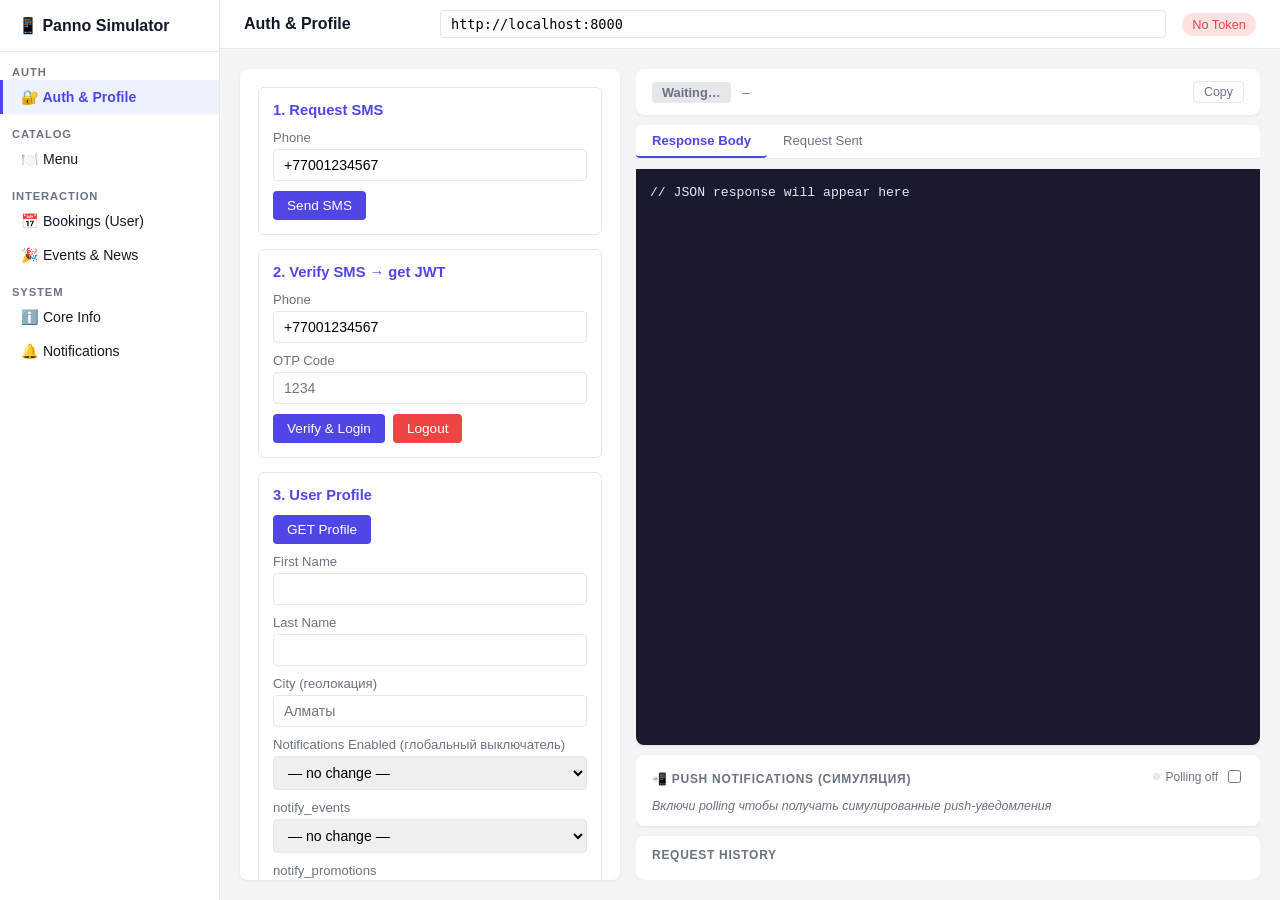
<file: backend/flutter_simulator.html>
<!DOCTYPE html>
<html lang="ru">
<head>
  <meta charset="UTF-8">
  <meta name="viewport" content="width=device-width, initial-scale=1.0">
  <title>Panno API Simulator</title>
  <style>
    :root {
      --primary: #4F46E5;
      --primary-hover: #4338CA;
      --bg: #F3F4F6;
      --surface: #FFFFFF;
      --text: #111827;
      --text-light: #6B7280;
      --border: #E5E7EB;
      --success: #10B981;
      --warning: #F59E0B;
      --error: #EF4444;
    }
    * { box-sizing: border-box; }
    body {
      font-family: -apple-system, BlinkMacSystemFont, "Segoe UI", Roboto, sans-serif;
      margin: 0; padding: 0;
      background: var(--bg);
      color: var(--text);
      display: flex;
      height: 100vh;
      overflow: hidden;
    }

    /* ---- Sidebar ---- */
    .sidebar {
      width: 220px;
      min-width: 220px;
      background: var(--surface);
      border-right: 1px solid var(--border);
      display: flex;
      flex-direction: column;
      overflow-y: auto;
    }
    .sidebar-title {
      padding: 16px 18px;
      font-weight: 700;
      font-size: 1rem;
      border-bottom: 1px solid var(--border);
    }
    .nav-section {
      padding: 8px 12px 2px;
      font-size: 0.7rem;
      font-weight: 700;
      letter-spacing: 0.08em;
      text-transform: uppercase;
      color: var(--text-light);
      margin-top: 6px;
    }
    .nav-item {
      padding: 9px 18px;
      cursor: pointer;
      font-size: 0.88rem;
      transition: background 0.15s;
      border-left: 3px solid transparent;
    }
    .nav-item:hover { background: var(--bg); }
    .nav-item.active {
      background: #EEF2FF;
      color: var(--primary);
      font-weight: 600;
      border-left-color: var(--primary);
    }

    /* ---- Main layout ---- */
    .main-content {
      flex: 1;
      display: flex;
      flex-direction: column;
      overflow: hidden;
    }
    .content-header {
      background: var(--surface);
      padding: 10px 24px;
      border-bottom: 1px solid var(--border);
      display: flex;
      align-items: center;
      gap: 16px;
      flex-shrink: 0;
    }
    .content-header h2 { margin: 0; font-size: 1rem; min-width: 180px; }

    .base-url-input {
      flex: 1;
      padding: 5px 10px;
      border: 1px solid var(--border);
      border-radius: 4px;
      font-size: 0.85rem;
      font-family: monospace;
    }
    .token-pill {
      font-size: 0.8rem;
      padding: 4px 10px;
      border-radius: 20px;
      white-space: nowrap;
      background: #FEE2E2;
      color: var(--error);
    }
    .token-pill.has-token { background: #D1FAE5; color: #065F46; }

    /* ---- Workspace ---- */
    .workspace {
      flex: 1;
      display: flex;
      overflow: hidden;
      padding: 20px;
      gap: 16px;
    }
    .form-panel {
      width: 380px;
      min-width: 300px;
      background: var(--surface);
      border-radius: 8px;
      padding: 18px;
      overflow-y: auto;
      box-shadow: 0 1px 3px rgba(0,0,0,0.08);
    }
    .response-panel {
      flex: 1;
      display: flex;
      flex-direction: column;
      gap: 10px;
      overflow: hidden;
    }

    /* ---- Sections / Forms ---- */
    .tab-content { display: none; }
    .tab-content.active { display: block; }
    .section {
      border: 1px solid var(--border);
      border-radius: 6px;
      padding: 14px;
      margin-bottom: 14px;
    }
    .section h3 {
      margin: 0 0 12px;
      font-size: 0.92rem;
      color: var(--primary);
      display: flex;
      align-items: center;
      gap: 6px;
    }
    .form-group { margin-bottom: 10px; }
    label {
      display: block;
      margin-bottom: 4px;
      font-weight: 500;
      font-size: 0.82rem;
      color: var(--text-light);
    }
    input[type="text"], input[type="date"], input[type="time"],
    input[type="number"], select, textarea {
      width: 100%;
      padding: 7px 10px;
      border: 1px solid var(--border);
      border-radius: 4px;
      font-family: inherit;
      font-size: 0.88rem;
    }
    textarea { resize: vertical; }
    .btn-row { display: flex; gap: 8px; flex-wrap: wrap; margin-top: 4px; }
    button {
      background: var(--primary);
      color: white;
      border: none;
      padding: 7px 14px;
      border-radius: 4px;
      cursor: pointer;
      font-weight: 500;
      font-size: 0.85rem;
      transition: background 0.15s;
    }
    button:hover { background: var(--primary-hover); }
    button.btn-danger { background: var(--error); }
    button.btn-danger:hover { background: #DC2626; }
    button.btn-secondary { background: var(--text-light); }
    button.btn-secondary:hover { background: #4B5563; }
    button.btn-warning { background: var(--warning); }
    button.btn-warning:hover { background: #D97706; }

    /* ---- Response area ---- */
    .response-meta {
      background: var(--surface);
      border-radius: 8px;
      padding: 12px 16px;
      box-shadow: 0 1px 3px rgba(0,0,0,0.08);
      display: flex;
      align-items: center;
      gap: 12px;
      flex-shrink: 0;
      flex-wrap: wrap;
    }
    .status-badge {
      padding: 3px 10px;
      border-radius: 4px;
      font-size: 0.8rem;
      font-weight: 700;
      background: var(--border);
      color: var(--text-light);
    }
    .status-badge.s2xx { background: var(--success); color: white; }
    .status-badge.s4xx { background: var(--warning); color: white; }
    .status-badge.s5xx { background: var(--error); color: white; }
    .response-url {
      font-size: 0.78rem;
      color: var(--text-light);
      font-family: monospace;
      word-break: break-all;
      flex: 1;
    }
    .copy-btn {
      background: transparent;
      color: var(--text-light);
      border: 1px solid var(--border);
      padding: 3px 10px;
      font-size: 0.78rem;
    }
    .copy-btn:hover { background: var(--bg); }

    .response-tabs {
      display: flex;
      gap: 0;
      border-bottom: 1px solid var(--border);
      background: var(--surface);
      border-radius: 8px 8px 0 0;
      overflow: hidden;
      flex-shrink: 0;
    }
    .resp-tab {
      padding: 8px 16px;
      cursor: pointer;
      font-size: 0.82rem;
      border-bottom: 2px solid transparent;
      background: none;
      color: var(--text-light);
    }
    .resp-tab:hover { background: var(--bg); }
    .resp-tab.active {
      color: var(--primary);
      border-bottom-color: var(--primary);
      font-weight: 600;
      background: var(--surface);
    }

    .response-body-wrap {
      flex: 1;
      background: var(--surface);
      border-radius: 0 0 8px 8px;
      overflow: hidden;
      box-shadow: 0 1px 3px rgba(0,0,0,0.08);
    }
    .response-box {
      background: #1A1A2E;
      color: #E2E8F0;
      padding: 14px;
      font-family: 'Menlo', 'Monaco', 'Courier New', monospace;
      white-space: pre-wrap;
      word-break: break-all;
      height: 100%;
      overflow-y: auto;
      font-size: 0.82rem;
      line-height: 1.5;
      margin: 0;
    }
    .json-key { color: #93C5FD; }
    .json-string { color: #86EFAC; }
    .json-number { color: #FCD34D; }
    .json-bool { color: #F9A8D4; }
    .json-null { color: #94A3B8; }

    /* ---- History panel ---- */
    .history-panel {
      background: var(--surface);
      border-radius: 8px;
      padding: 12px 16px;
      box-shadow: 0 1px 3px rgba(0,0,0,0.08);
      flex-shrink: 0;
      max-height: 130px;
      overflow-y: auto;
    }
    .history-title {
      font-size: 0.75rem;
      font-weight: 700;
      color: var(--text-light);
      text-transform: uppercase;
      letter-spacing: 0.06em;
      margin-bottom: 6px;
    }
    .history-item {
      display: flex;
      align-items: center;
      gap: 8px;
      padding: 3px 0;
      font-size: 0.78rem;
      cursor: pointer;
      border-radius: 3px;
    }
    .history-item:hover { background: var(--bg); }
    .hist-method {
      font-weight: 700;
      font-size: 0.7rem;
      padding: 1px 5px;
      border-radius: 3px;
      background: var(--primary);
      color: white;
      min-width: 40px;
      text-align: center;
    }
    .hist-method.GET { background: #0EA5E9; }
    .hist-method.POST { background: #10B981; }
    .hist-method.PATCH { background: #F59E0B; }
    .hist-method.PUT { background: #8B5CF6; }
    .hist-method.DELETE { background: #EF4444; }
    .hist-status { font-weight: 700; color: var(--text-light); font-size: 0.75rem; }
    .hist-status.ok { color: var(--success); }
    .hist-status.err { color: var(--error); }
    .hist-url { color: var(--text-light); font-family: monospace; flex: 1; white-space: nowrap; overflow: hidden; text-overflow: ellipsis; }
    .hist-time { color: var(--text-light); font-size: 0.7rem; }

    /* ---- Push notification toasts ---- */
    #toast-container {
      position: fixed;
      top: 16px;
      right: 16px;
      z-index: 9999;
      display: flex;
      flex-direction: column;
      gap: 10px;
      pointer-events: none;
    }
    .toast {
      background: #1E1B4B;
      color: #E0E7FF;
      border-radius: 12px;
      padding: 14px 16px;
      min-width: 300px;
      max-width: 360px;
      box-shadow: 0 8px 24px rgba(0,0,0,0.3);
      display: flex;
      gap: 12px;
      align-items: flex-start;
      pointer-events: all;
      animation: slideIn 0.3s ease;
      border-left: 4px solid var(--primary);
    }
    .toast.booking   { border-left-color: #4F46E5; }
    .toast.event     { border-left-color: #10B981; }
    .toast.marketing { border-left-color: #F59E0B; }
    @keyframes slideIn {
      from { transform: translateX(120%); opacity: 0; }
      to   { transform: translateX(0);    opacity: 1; }
    }
    @keyframes fadeOut {
      from { opacity: 1; }
      to   { opacity: 0; transform: translateY(-8px); }
    }
    .toast-icon { font-size: 1.4rem; line-height: 1; flex-shrink: 0; }
    .toast-content { flex: 1; }
    .toast-app   { font-size: 0.68rem; font-weight: 700; letter-spacing: 0.08em; text-transform: uppercase; color: #818CF8; margin-bottom: 3px; }
    .toast-title { font-weight: 700; font-size: 0.88rem; margin-bottom: 2px; }
    .toast-body  { font-size: 0.8rem; color: #A5B4FC; }
    .toast-time  { font-size: 0.68rem; color: #6366F1; margin-top: 4px; }
    .toast-close {
      background: none; border: none; color: #6366F1; font-size: 1rem; cursor: pointer; padding: 0; line-height: 1; flex-shrink: 0;
    }
    .toast-close:hover { color: #E0E7FF; }

    /* ---- Push log panel ---- */
    .push-log-panel {
      background: var(--surface);
      border-radius: 8px;
      padding: 12px 16px;
      box-shadow: 0 1px 3px rgba(0,0,0,0.08);
      flex-shrink: 0;
      max-height: 120px;
      overflow-y: auto;
    }
    .push-log-header {
      display: flex;
      justify-content: space-between;
      align-items: center;
      margin-bottom: 6px;
    }
    .push-log-title {
      font-size: 0.75rem;
      font-weight: 700;
      color: var(--text-light);
      text-transform: uppercase;
      letter-spacing: 0.06em;
    }
    .poll-toggle {
      display: flex;
      align-items: center;
      gap: 6px;
      font-size: 0.75rem;
      color: var(--text-light);
    }
    .poll-dot {
      width: 7px; height: 7px;
      border-radius: 50%;
      background: var(--border);
      transition: background 0.3s;
    }
    .poll-dot.active { background: var(--success); animation: pulse 1.5s infinite; }
    @keyframes pulse {
      0%, 100% { opacity: 1; }
      50% { opacity: 0.4; }
    }
    .push-log-item {
      display: flex;
      align-items: baseline;
      gap: 8px;
      font-size: 0.78rem;
      padding: 2px 0;
      border-bottom: 1px dashed var(--border);
    }
    .push-log-item:last-child { border-bottom: none; }
    .push-log-badge {
      font-size: 0.68rem;
      font-weight: 700;
      padding: 1px 5px;
      border-radius: 3px;
      flex-shrink: 0;
    }
    .push-log-badge.booking   { background: #EEF2FF; color: #4F46E5; }
    .push-log-badge.event     { background: #D1FAE5; color: #065F46; }
    .push-log-badge.marketing { background: #FEF3C7; color: #92400E; }
    .push-log-text { flex: 1; color: var(--text); }
    .push-log-time { color: var(--text-light); font-size: 0.7rem; flex-shrink: 0; }
    .push-log-empty { font-size: 0.78rem; color: var(--text-light); font-style: italic; }
  </style>
</head>
<body>

<div id="toast-container"></div>

<div class="sidebar">
  <div class="sidebar-title">📱 Panno Simulator</div>

  <div class="nav-section">Auth</div>
  <div class="nav-item active" onclick="switchTab('auth', this)">🔐 Auth &amp; Profile</div>

  <div class="nav-section">Catalog</div>
  <div class="nav-item" onclick="switchTab('menu', this)">🍽️ Menu</div>

  <div class="nav-section">Interaction</div>
  <div class="nav-item" onclick="switchTab('bookings', this)">📅 Bookings (User)</div>
  <div class="nav-item" onclick="switchTab('events', this)">🎉 Events &amp; News</div>

  <div class="nav-section">System</div>
  <div class="nav-item" onclick="switchTab('core', this)">ℹ️ Core Info</div>
  <div class="nav-item" onclick="switchTab('notifications', this)">🔔 Notifications</div>
</div>

<div class="main-content">
  <div class="content-header">
    <h2 id="current-tab-title">Auth &amp; Profile</h2>
    <input class="base-url-input" id="base-url" value="http://localhost:8000" placeholder="http://localhost:8000">
    <div id="token-status" class="token-pill">No Token</div>
  </div>

  <div class="workspace">
    <!-- ======== FORM PANEL ======== -->
    <div class="form-panel">

      <!-- AUTH TAB -->
      <div id="tab-auth" class="tab-content active">
        <div class="section">
          <h3>1. Request SMS</h3>
          <div class="form-group">
            <label>Phone</label>
            <input type="text" id="req-phone" value="+77001234567">
          </div>
          <button onclick="requestSms()">Send SMS</button>
        </div>

        <div class="section">
          <h3>2. Verify SMS → get JWT</h3>
          <div class="form-group">
            <label>Phone</label>
            <input type="text" id="ver-phone" value="+77001234567">
          </div>
          <div class="form-group">
            <label>OTP Code</label>
            <input type="text" id="ver-otp" placeholder="1234">
          </div>
          <div class="btn-row">
            <button onclick="verifySms()">Verify &amp; Login</button>
            <button class="btn-danger" onclick="logout()">Logout</button>
          </div>
          <div id="token-display" style="margin-top:10px;font-size:0.75rem;color:var(--text-light);word-break:break-all;display:none;">
            <b>Access:</b> <span id="access-display"></span><br>
            <b>Refresh:</b> <span id="refresh-display"></span>
          </div>
        </div>

        <div class="section">
          <h3>3. User Profile</h3>
          <div class="btn-row" style="margin-bottom:10px;">
            <button onclick="getProfile()">GET Profile</button>
          </div>
          <div class="form-group">
            <label>First Name</label>
            <input type="text" id="prof-fname">
          </div>
          <div class="form-group">
            <label>Last Name</label>
            <input type="text" id="prof-lname">
          </div>
          <div class="form-group">
            <label>City (геолокация)</label>
            <input type="text" id="prof-city" placeholder="Алматы">
          </div>
          <div class="form-group">
            <label>Notifications Enabled (глобальный выключатель)</label>
            <select id="prof-notif">
              <option value="">— no change —</option>
              <option value="true">true</option>
              <option value="false">false</option>
            </select>
          </div>
          <div class="form-group">
            <label>notify_events</label>
            <select id="prof-notify-events">
              <option value="">— no change —</option>
              <option value="true">true</option>
              <option value="false">false</option>
            </select>
          </div>
          <div class="form-group">
            <label>notify_promotions</label>
            <select id="prof-notify-promotions">
              <option value="">— no change —</option>
              <option value="true">true</option>
              <option value="false">false</option>
            </select>
          </div>
          <div class="form-group">
            <label>notify_closed_events</label>
            <select id="prof-notify-closed-events">
              <option value="">— no change —</option>
              <option value="true">true</option>
              <option value="false">false</option>
            </select>
          </div>
          <button onclick="updateProfile()">PATCH Profile</button>
        </div>
      </div>

      <!-- MENU TAB -->
      <div id="tab-menu" class="tab-content">
        <div class="section">
          <h3>Categories</h3>
          <button onclick="apiCall('GET', '/api/v1/menu/categories/')">GET /menu/categories/</button>
        </div>

        <div class="section">
          <h3>Dishes</h3>
          <div class="form-group">
            <label>category_id (optional)</label>
            <input type="number" id="dish-cat" placeholder="e.g. 1">
          </div>
          <div class="form-group">
            <label>tag_ids (optional, через запятую)</label>
            <input type="text" id="dish-tag" placeholder="e.g. 1,2,3">
          </div>
          <div class="form-group">
            <label>search (optional)</label>
            <input type="text" id="dish-search" placeholder="e.g. салат">
          </div>
          <div class="form-group">
            <label>page</label>
            <input type="number" id="dish-page" value="1">
          </div>
          <div class="form-group">
            <label>page_size (default 5, max 20)</label>
            <input type="number" id="dish-page-size" value="5">
          </div>
          <button onclick="getDishes()">GET /menu/dishes/</button>
        </div>
      </div>

      <!-- BOOKINGS (USER) TAB -->
      <div id="tab-bookings" class="tab-content">
        <div class="section">
          <h3>My Bookings</h3>
          <div class="form-group">
            <label>page</label>
            <input type="number" id="my-book-page" value="1">
          </div>
          <button onclick="getMyBookings()">GET /bookings/</button>
        </div>

        <div class="section">
          <h3>Create Booking</h3>
          <div class="form-group">
            <label>Guest Name</label>
            <input type="text" id="book-name" value="Test User">
          </div>
          <div class="form-group">
            <label>Phone (optional)</label>
            <input type="text" id="book-phone" placeholder="+77001234567">
          </div>
          <div class="form-group">
            <label>Date</label>
            <input type="date" id="book-date">
          </div>
          <div class="form-group">
            <label>Time</label>
            <input type="time" id="book-time" value="19:30">
          </div>
          <div class="form-group">
            <label>Guests Count (1–50)</label>
            <input type="number" id="book-guests" value="2" min="1" max="50">
          </div>
          <div class="form-group">
            <label>Zone</label>
            <select id="book-zone">
              <option value="">No preference</option>
              <option value="main">Main Hall</option>
              <option value="terrace">Terrace</option>
              <option value="private">Private</option>
            </select>
          </div>
          <div class="form-group">
            <label>Comment (optional)</label>
            <textarea id="book-comment" rows="2" placeholder="Special requests..."></textarea>
          </div>
          <div class="form-group">
            <label style="display:flex;justify-content:space-between;align-items:center;">
              <span>Idempotency-Key <span style="font-weight:400;color:var(--text-light)">(фиксированный — для теста)</span></span>
              <button class="btn-warning" style="padding:2px 8px;font-size:0.75rem;" onclick="regenerateBookingKey()">New Key</button>
            </label>
            <input type="text" id="book-idem-key" readonly style="font-family:monospace;font-size:0.75rem;background:#F9FAFB;color:var(--text-light);">
          </div>
          <button onclick="createBooking()">POST /bookings/</button>
        </div>
      </div>

      <!-- EVENTS TAB -->
      <div id="tab-events" class="tab-content">
        <div class="section">
          <h3>Event Lists</h3>
          <div class="form-group">
            <label>page</label>
            <input type="number" id="evt-page" value="1">
          </div>
          <div class="btn-row">
            <button onclick="getEvents('upcoming')">Upcoming</button>
            <button onclick="getEvents('archived')">Archived</button>
            <button onclick="getNews()">News</button>
          </div>
        </div>

        <div class="section">
          <h3>My Event Reservations</h3>
          <button onclick="apiCall('GET', '/api/v1/events/reservations/my/')">GET My Reservations</button>
        </div>

        <div class="section">
          <h3>Reserve Event</h3>
          <div class="form-group">
            <label>Event ID</label>
            <input type="number" id="res-event-id" value="1">
          </div>
          <div class="form-group">
            <label>Guests Count</label>
            <input type="number" id="res-guests" value="1" min="1">
          </div>
          <button onclick="reserveEvent()">POST /events/reservations/create/</button>
        </div>
      </div>

      <!-- CORE TAB -->
      <div id="tab-core" class="tab-content">
        <div class="section">
          <h3>Restaurant Info</h3>
          <button onclick="apiCall('GET', '/api/v1/core/info/')">GET /core/info/</button>
        </div>

        <div class="section">
          <h3>App Version</h3>
          <div class="form-group">
            <label>Platform</label>
            <select id="ver-platform">
              <option value="ios">iOS</option>
              <option value="android">Android</option>
            </select>
          </div>
          <button onclick="checkVersion()">GET /core/app-version/</button>
        </div>
      </div>

      <!-- NOTIFICATIONS TAB -->
      <div id="tab-notifications" class="tab-content">
        <div class="section">
          <h3>Register FCM Device</h3>
          <div class="form-group">
            <label>FCM Token</label>
            <input type="text" id="fcm-token" value="dummy_fcm_token_for_testing_123">
          </div>
          <button onclick="registerDevice()">POST /notifications/device/register/</button>
        </div>

        <div class="section">
          <h3>Bulk Push (Content Manager only)</h3>
          <div class="form-group">
            <label>Title</label>
            <input type="text" id="push-title" value="Test Push">
          </div>
          <div class="form-group">
            <label>Body</label>
            <textarea id="push-body" rows="2">Hello from simulator!</textarea>
          </div>
          <div class="form-group">
            <label>Category (optional)</label>
            <select id="push-category">
              <option value="">— none —</option>
              <option value="events">events</option>
              <option value="promotions">promotions</option>
              <option value="closed_events">closed_events</option>
            </select>
          </div>
          <div class="form-group">
            <label>Segment</label>
            <select id="push-segment" onchange="updateSegmentFields()">
              <option value="all">all</option>
              <option value="last_visit_days">last_visit_days</option>
              <option value="participated_in_event">participated_in_event</option>
              <option value="registered_after">registered_after</option>
              <option value="by_city">by_city</option>
            </select>
          </div>
          <div id="seg-last-visit" style="display:none" class="form-group">
            <label>last_visit_days</label>
            <input type="number" id="push-last-visit-days" value="30" min="1">
          </div>
          <div id="seg-event-id" style="display:none" class="form-group">
            <label>event_id</label>
            <input type="number" id="push-event-id" value="1">
          </div>
          <div id="seg-registered-after" style="display:none" class="form-group">
            <label>registered_after (YYYY-MM-DD)</label>
            <input type="date" id="push-registered-after">
          </div>
          <div id="seg-city" style="display:none" class="form-group">
            <label>city (точное название)</label>
            <input type="text" id="push-city" placeholder="Алматы">
          </div>
          <button onclick="sendBulkPush()">POST /notifications/bulk-push/</button>
        </div>
      </div>

    </div><!-- /form-panel -->

    <!-- ======== RESPONSE PANEL ======== -->
    <div class="response-panel">
      <div class="response-meta">
        <span id="response-status" class="status-badge">Waiting…</span>
        <span id="response-url" class="response-url">—</span>
        <button class="copy-btn" onclick="copyResponse()">Copy</button>
      </div>
      <div class="response-tabs">
        <button class="resp-tab active" onclick="switchRespTab('body', this)">Response Body</button>
        <button class="resp-tab" onclick="switchRespTab('request', this)">Request Sent</button>
      </div>
      <div class="response-body-wrap" style="flex:1;overflow:hidden;">
        <pre id="resp-body" class="response-box">// JSON response will appear here</pre>
        <pre id="resp-request" class="response-box" style="display:none;">// Request details will appear here</pre>
      </div>
      <!-- Push notification simulation log -->
      <div class="push-log-panel">
        <div class="push-log-header">
          <span class="push-log-title">📲 Push Notifications (симуляция)</span>
          <label class="poll-toggle" title="Polling каждые 3 сек — следит за изменением статусов бронирований">
            <span id="poll-dot" class="poll-dot"></span>
            <span id="poll-label">Polling off</span>
            <input type="checkbox" id="poll-toggle" style="margin-left:4px;" onchange="togglePolling(this.checked)">
          </label>
        </div>
        <div id="push-log-list"><span class="push-log-empty">Включи polling чтобы получать симулированные push-уведомления</span></div>
      </div>

      <div class="history-panel">
        <div class="history-title">Request History</div>
        <div id="history-list"></div>
      </div>
    </div>

  </div><!-- /workspace -->
</div>

<script>
  // ─── State ────────────────────────────────────────────────────────────
  let accessToken  = localStorage.getItem('access_token')  || null;
  let refreshToken = localStorage.getItem('refresh_token') || null;
  let lastRequestInfo = null;
  let lastResponseData = null;
  const historyLog = [];

  // ─── Init ─────────────────────────────────────────────────────────────
  document.getElementById('book-date').valueAsDate = new Date();
  // Persistent Idempotency-Key — stays the same until user clicks "New Key"
  let bookingIdempKey = localStorage.getItem('booking_idem_key') || uuid();
  localStorage.setItem('booking_idem_key', bookingIdempKey);
  document.getElementById('book-idem-key').value = bookingIdempKey;
  updateTokenStatus();

  function regenerateBookingKey() {
    bookingIdempKey = uuid();
    localStorage.setItem('booking_idem_key', bookingIdempKey);
    document.getElementById('book-idem-key').value = bookingIdempKey;
  }

  // ─── Tab switching ─────────────────────────────────────────────────────
  function switchTab(tabId, el) {
    document.querySelectorAll('.nav-item').forEach(e => e.classList.remove('active'));
    document.querySelectorAll('.tab-content').forEach(e => e.classList.remove('active'));
    el.classList.add('active');
    document.getElementById('tab-' + tabId).classList.add('active');
    document.getElementById('current-tab-title').innerText = el.innerText.replace(/^[^\w]+/, '').trim();
  }

  function switchRespTab(name, el) {
    document.querySelectorAll('.resp-tab').forEach(e => e.classList.remove('active'));
    el.classList.add('active');
    document.getElementById('resp-body').style.display    = name === 'body'    ? 'block' : 'none';
    document.getElementById('resp-request').style.display = name === 'request' ? 'block' : 'none';
  }

  // ─── Token management ──────────────────────────────────────────────────
  function updateTokenStatus() {
    const el = document.getElementById('token-status');
    if (accessToken) {
      el.innerText = 'Token Active';
      el.className = 'token-pill has-token';
      const disp = document.getElementById('token-display');
      if (disp) {
        disp.style.display = 'block';
        document.getElementById('access-display').innerText  = accessToken.substring(0, 40) + '…';
        document.getElementById('refresh-display').innerText = refreshToken ? refreshToken.substring(0, 40) + '…' : '—';
      }
    } else {
      el.innerText = 'No Token';
      el.className = 'token-pill';
      const disp = document.getElementById('token-display');
      if (disp) disp.style.display = 'none';
    }
  }

  function logout() {
    accessToken = null; refreshToken = null;
    localStorage.removeItem('access_token');
    localStorage.removeItem('refresh_token');
    updateTokenStatus();
    showResponse(null, null, 'Logged out');
  }

  // ─── UUID ──────────────────────────────────────────────────────────────
  function uuid() {
    return 'xxxxxxxx-xxxx-4xxx-yxxx-xxxxxxxxxxxx'.replace(/[xy]/g, c => {
      const r = Math.random() * 16 | 0;
      return (c === 'x' ? r : (r & 0x3 | 0x8)).toString(16);
    });
  }

  // ─── JSON syntax highlight ─────────────────────────────────────────────
  function highlight(json) {
    json = json.replace(/&/g, '&amp;').replace(/</g, '&lt;').replace(/>/g, '&gt;');
    return json.replace(/("(\\u[a-zA-Z0-9]{4}|\\[^u]|[^\\"])*"(\s*:)?|\b(true|false|null)\b|-?\d+(?:\.\d*)?(?:[eE][+\-]?\d+)?)/g, match => {
      let cls = 'json-number';
      if (/^"/.test(match)) {
        cls = /:$/.test(match) ? 'json-key' : 'json-string';
      } else if (/true|false/.test(match)) {
        cls = 'json-bool';
      } else if (/null/.test(match)) {
        cls = 'json-null';
      }
      return `<span class="${cls}">${match}</span>`;
    });
  }

  // ─── Display response ──────────────────────────────────────────────────
  function showResponse(method, url, data, statusCode, reqInfo) {
    const statusEl = document.getElementById('response-status');
    const urlEl    = document.getElementById('response-url');
    const bodyEl   = document.getElementById('resp-body');
    const reqEl    = document.getElementById('resp-request');

    if (url) urlEl.innerText = `${method} ${url}`;

    const text = typeof data === 'object' && data !== null
      ? JSON.stringify(data, null, 2)
      : String(data ?? '');

    lastResponseData = text;
    bodyEl.innerHTML = highlight(text);

    if (reqInfo) {
      lastRequestInfo = reqInfo;
      reqEl.innerHTML = highlight(JSON.stringify(reqInfo, null, 2));
    }

    if (statusCode == null) {
      statusEl.innerText = '—';
      statusEl.className = 'status-badge';
    } else if (statusCode >= 200 && statusCode < 300) {
      statusEl.innerText = `${statusCode} OK`;
      statusEl.className = 'status-badge s2xx';
    } else if (statusCode >= 400 && statusCode < 500) {
      statusEl.innerText = `${statusCode} Client Error`;
      statusEl.className = 'status-badge s4xx';
    } else {
      statusEl.innerText = `${statusCode} Error`;
      statusEl.className = 'status-badge s5xx';
    }
  }

  function copyResponse() {
    navigator.clipboard.writeText(lastResponseData || '').catch(() => {});
  }

  // ─── History ───────────────────────────────────────────────────────────
  function addHistory(method, url, statusCode, data) {
    historyLog.unshift({ method, url, statusCode, data, time: new Date().toLocaleTimeString() });
    if (historyLog.length > 30) historyLog.pop();
    renderHistory();
  }

  function renderHistory() {
    const el = document.getElementById('history-list');
    el.innerHTML = historyLog.map((h, i) => {
      const cls = h.statusCode >= 200 && h.statusCode < 300 ? 'ok' : 'err';
      return `<div class="history-item" onclick="recallHistory(${i})">
        <span class="hist-method ${h.method}">${h.method}</span>
        <span class="hist-status ${cls}">${h.statusCode ?? '?'}</span>
        <span class="hist-url">${h.url}</span>
        <span class="hist-time">${h.time}</span>
      </div>`;
    }).join('');
  }

  function recallHistory(i) {
    const h = historyLog[i];
    showResponse(h.method, h.url, h.data, h.statusCode);
  }

  // ─── Core fetch ────────────────────────────────────────────────────────
  async function doFetch(method, endpoint, body = null, extraHeaders = {}) {
    const base = document.getElementById('base-url').value.replace(/\/$/, '');
    const url  = base + endpoint;

    const headers = { 'Content-Type': 'application/json' };
    // Публичные auth-эндпоинты не требуют токена; просроченный токен вызовет 401 даже на AllowAny
    const PUBLIC_ENDPOINTS = ['/api/v1/users/auth/request-sms/', '/api/v1/users/auth/verify-sms/'];
    if (accessToken && !PUBLIC_ENDPOINTS.includes(endpoint)) headers['Authorization'] = 'Bearer ' + accessToken;
    Object.assign(headers, extraHeaders);

    const reqInfo = { method, url, headers: { ...headers }, body: body || undefined };
    // Mask auth header in display
    const displayHeaders = { ...headers };
    if (displayHeaders['Authorization']) {
      displayHeaders['Authorization'] = displayHeaders['Authorization'].substring(0, 30) + '…';
    }
    reqInfo.headers = displayHeaders;

    document.getElementById('response-url').innerText = `${method} ${url}`;
    document.getElementById('response-status').innerText = 'Loading…';
    document.getElementById('response-status').className = 'status-badge';

    const config = { method, headers };
    if (body) config.body = JSON.stringify(body);

    try {
      const res  = await fetch(url, config);
      const code = res.status;
      let data;
      try { data = await res.json(); } catch { data = await res.text(); }

      showResponse(method, url, data, code, reqInfo);
      addHistory(method, url, code, data);
      return { status: code, data };
    } catch (err) {
      showResponse(method, url, { error: err.toString() }, 0, reqInfo);
      addHistory(method, url, 0, { error: err.toString() });
      return { status: 0, data: null };
    }
  }

  function apiCall(method, endpoint) {
    return doFetch(method, endpoint);
  }

  // ─── Segment fields ────────────────────────────────────────────────────
  function updateSegmentFields() {
    const seg = document.getElementById('push-segment').value;
    document.getElementById('seg-last-visit').style.display      = seg === 'last_visit_days'       ? '' : 'none';
    document.getElementById('seg-event-id').style.display         = seg === 'participated_in_event' ? '' : 'none';
    document.getElementById('seg-registered-after').style.display = seg === 'registered_after'      ? '' : 'none';
    document.getElementById('seg-city').style.display             = seg === 'by_city'               ? '' : 'none';
  }

  // ─── Auth ──────────────────────────────────────────────────────────────
  async function requestSms() {
    const phone = document.getElementById('req-phone').value;
    await doFetch('POST', '/api/v1/users/auth/request-sms/', { phone });
  }

  async function verifySms() {
    const phone = document.getElementById('ver-phone').value;
    const otp   = document.getElementById('ver-otp').value;
    const res   = await doFetch('POST', '/api/v1/users/auth/verify-sms/', { phone, otp });
    if (res.status === 200 && res.data?.access) {
      accessToken  = res.data.access;
      refreshToken = res.data.refresh || null;
      localStorage.setItem('access_token',  accessToken);
      if (refreshToken) localStorage.setItem('refresh_token', refreshToken);
      updateTokenStatus();
    }
  }

  async function getProfile() {
    const res = await doFetch('GET', '/api/v1/users/profile/');
    if (res.status === 200 && res.data) {
      document.getElementById('prof-fname').value = res.data.first_name || '';
      document.getElementById('prof-lname').value = res.data.last_name  || '';
      document.getElementById('prof-city').value  = res.data.city       || '';
      const boolSel = (id, val) => {
        if (val != null) document.getElementById(id).value = val ? 'true' : 'false';
      };
      boolSel('prof-notif',                res.data.notifications_enabled);
      boolSel('prof-notify-events',        res.data.notify_events);
      boolSel('prof-notify-promotions',    res.data.notify_promotions);
      boolSel('prof-notify-closed-events', res.data.notify_closed_events);
    }
  }

  async function updateProfile() {
    const payload = {};
    const fn   = document.getElementById('prof-fname').value;
    const ln   = document.getElementById('prof-lname').value;
    const city = document.getElementById('prof-city').value;
    const nf   = document.getElementById('prof-notif').value;
    const ne   = document.getElementById('prof-notify-events').value;
    const np   = document.getElementById('prof-notify-promotions').value;
    const nc   = document.getElementById('prof-notify-closed-events').value;
    if (fn)   payload.first_name             = fn;
    if (ln)   payload.last_name              = ln;
    if (city) payload.city                   = city;
    if (nf)   payload.notifications_enabled  = nf === 'true';
    if (ne)   payload.notify_events          = ne === 'true';
    if (np)   payload.notify_promotions      = np === 'true';
    if (nc)   payload.notify_closed_events   = nc === 'true';
    await doFetch('PATCH', '/api/v1/users/profile/', payload);
  }

  // ─── Menu ──────────────────────────────────────────────────────────────
  function getDishes() {
    const params = new URLSearchParams();
    const cat  = document.getElementById('dish-cat').value;
    const tag  = document.getElementById('dish-tag').value;
    const srch = document.getElementById('dish-search').value;
    const page = document.getElementById('dish-page').value;
    const ps   = document.getElementById('dish-page-size').value;
    if (cat)  params.append('category_id', cat);
    if (tag)  params.append('tag_ids', tag);  // BaseInFilter: принимает "1,2,3"
    if (srch) params.append('search', srch);
    if (page) params.append('page', page);
    if (ps)   params.append('page_size', ps);
    const qs = params.toString();
    doFetch('GET', `/api/v1/menu/dishes/${qs ? '?' + qs : ''}`);
  }

  // ─── Bookings (user) ───────────────────────────────────────────────────
  function getMyBookings() {
    const page = document.getElementById('my-book-page').value;
    doFetch('GET', `/api/v1/bookings/?page=${page}`);
  }

  // createBooking определена ниже в секции Push Simulation (с симуляцией push)

  // ─── Events ───────────────────────────────────────────────────────────
  function getEvents(type) {
    const page = document.getElementById('evt-page').value;
    doFetch('GET', `/api/v1/events/${type}/?page=${page}`);
  }

  function getNews() {
    const page = document.getElementById('evt-page').value;
    doFetch('GET', `/api/v1/events/news/?page=${page}`);
  }

  // reserveEvent определена ниже в секции Push Simulation (с симуляцией push)

  // ─── Core ──────────────────────────────────────────────────────────────
  function checkVersion() {
    const platform = document.getElementById('ver-platform').value;
    doFetch('GET', `/api/v1/core/app-version/?platform=${platform}`);
  }

  // ─── Notifications ─────────────────────────────────────────────────────
  function registerDevice() {
    const fcm_token = document.getElementById('fcm-token').value;
    doFetch('POST', '/api/v1/notifications/device/register/', { fcm_token });
  }

  async function sendBulkPush() {
    const payload = {
      title:   document.getElementById('push-title').value,
      body:    document.getElementById('push-body').value,
      segment: document.getElementById('push-segment').value,
    };
    const cat = document.getElementById('push-category').value;
    if (cat) payload.category = cat;

    const seg = payload.segment;
    if (seg === 'last_visit_days') {
      payload.last_visit_days = parseInt(document.getElementById('push-last-visit-days').value);
    } else if (seg === 'participated_in_event') {
      payload.event_id = parseInt(document.getElementById('push-event-id').value);
    } else if (seg === 'registered_after') {
      payload.registered_after = document.getElementById('push-registered-after').value;
    } else if (seg === 'by_city') {
      payload.city = document.getElementById('push-city').value;
    }
    await doFetch('POST', '/api/v1/notifications/bulk-push/', payload);
    // Симулируем локальное уведомление о том, что рассылка отправлена
    const title   = document.getElementById('push-title').value;
    const body    = document.getElementById('push-body').value;
    fireSimulatedPush({ title, body, type: 'marketing', source: 'Bulk push (вы отправили)' });
  }

  // ═══════════════════════════════════════════════════════════════════════
  // PUSH NOTIFICATION SIMULATION
  // Логика: polling GET /api/v1/bookings/ каждые 3 сек.
  // Если статус бронирования изменился с момента предыдущего запроса —
  // показываем toast, как будто FCM доставил пуш на устройство.
  // ═══════════════════════════════════════════════════════════════════════

  const PUSH_MESSAGES = {
    pending:   { title: 'Заявка принята',           body: 'Мы свяжемся с вами в ближайшее время.', icon: '🗓️' },
    // confirmed: тело формируется динамически — содержит дату и время из брони (как на бэкенде)
    confirmed: { title: 'Бронирование подтверждено', body: null,                                    icon: '✅' },
    canceled:  { title: 'Бронирование отменено',     body: 'Ваше бронирование было отменено.',      icon: '❌' },
    completed: { title: 'Спасибо за визит!',         body: 'Рады были вас видеть. Ждём снова!',     icon: '🙏' },
  };

  let pollTimer       = null;
  const bookingState  = {};  // { id: status } — снимок последнего известного состояния
  const pushLogItems  = [];

  function togglePolling(enabled) {
    const dot   = document.getElementById('poll-dot');
    const label = document.getElementById('poll-label');
    if (enabled) {
      dot.classList.add('active');
      label.textContent = 'Polling on (3s)';
      pollOnce();
      pollTimer = setInterval(pollOnce, 3000);
    } else {
      dot.classList.remove('active');
      label.textContent = 'Polling off';
      clearInterval(pollTimer);
      pollTimer = null;
    }
  }

  async function pollOnce() {
    if (!accessToken) return;
    const base = document.getElementById('base-url').value.replace(/\/$/, '');
    try {
      const res = await fetch(base + '/api/v1/bookings/?page_size=100', {
        headers: { 'Authorization': 'Bearer ' + accessToken }
      });
      if (!res.ok) return;
      const json = await res.json();
      const results = json.results ?? json;
      if (!Array.isArray(results)) return;

      results.forEach(booking => {
        const prev = bookingState[booking.id];
        const curr = booking.status;
        if (prev === undefined) {
          // Первый poll — просто запомнить состояние, не шуметь
          bookingState[booking.id] = curr;
        } else if (prev !== curr) {
          // Статус изменился — симулируем push
          bookingState[booking.id] = curr;
          const msg = PUSH_MESSAGES[curr];
          if (msg) {
            // Для confirmed бэкенд добавляет дату и время: "на ДД.ММ.ГГГГ в ЧЧ:ММ"
            let pushBody = msg.body;
            if (curr === 'confirmed' && booking.date && booking.time) {
              const [y, m, d] = booking.date.split('-');
              const dateStr = `${d}.${m}.${y}`;
              const timeStr = (booking.time || '').slice(0, 5);
              pushBody = `Ваш столик забронирован на ${dateStr} в ${timeStr}. Ждём вас!`;
            }
            const detail = `Бронь #${booking.id} — ${booking.guest_name}`;
            fireSimulatedPush({
              title:  msg.title,
              body:   pushBody + '\n' + detail,
              icon:   msg.icon,
              type:   'booking',
              source: `booking #${booking.id}: ${prev} → ${curr}`,
            });
          }
        }
      });
    } catch (_) { /* сеть недоступна — молчим */ }
  }

  function fireSimulatedPush({ title, body, icon = '🔔', type = 'booking', source = '' }) {
    // 1. Toast
    const container = document.getElementById('toast-container');
    const toast = document.createElement('div');
    toast.className = `toast ${type}`;
    const now = new Date().toLocaleTimeString();
    toast.innerHTML = `
      <div class="toast-icon">${icon}</div>
      <div class="toast-content">
        <div class="toast-app">Panno</div>
        <div class="toast-title">${escHtml(title)}</div>
        <div class="toast-body">${escHtml(body)}</div>
        <div class="toast-time">${now}</div>
      </div>
      <button class="toast-close" onclick="this.closest('.toast').remove()">✕</button>`;
    container.appendChild(toast);
    setTimeout(() => {
      toast.style.animation = 'fadeOut 0.4s ease forwards';
      setTimeout(() => toast.remove(), 400);
    }, 6000);

    // 2. Log
    pushLogItems.unshift({ title, body, type, source, time: now });
    if (pushLogItems.length > 50) pushLogItems.pop();
    renderPushLog();
  }

  function renderPushLog() {
    const el = document.getElementById('push-log-list');
    if (!pushLogItems.length) {
      el.innerHTML = '<span class="push-log-empty">Нет уведомлений</span>';
      return;
    }
    el.innerHTML = pushLogItems.map(p => `
      <div class="push-log-item">
        <span class="push-log-badge ${p.type}">${p.type}</span>
        <span class="push-log-text"><b>${escHtml(p.title)}</b> — ${escHtml(p.body.split('\n')[0])}</span>
        <span class="push-log-time">${p.time}</span>
      </div>`).join('');
  }

  async function createBooking() {
    const res = await doFetch('POST', '/api/v1/bookings/',
      (() => {
        const p = {
          guest_name:   document.getElementById('book-name').value,
          date:         document.getElementById('book-date').value,
          time:         document.getElementById('book-time').value,
          guests_count: parseInt(document.getElementById('book-guests').value),
        };
        const phone   = document.getElementById('book-phone').value;
        const zone    = document.getElementById('book-zone').value;
        const comment = document.getElementById('book-comment').value;
        if (phone)   p.phone   = phone;
        if (zone)    p.zone    = zone;
        if (comment) p.comment = comment;
        return p;
      })(),
      { 'Idempotency-Key': bookingIdempKey }
    );
    if (res.status === 201 && res.data?.id) {
      bookingState[res.data.id] = 'pending';
      fireSimulatedPush({
        title:  'Заявка принята',
        body:   `Мы свяжемся с вами в ближайшее время.\nБронь #${res.data.id} — ${res.data.guest_name}`,
        icon:   '🗓️',
        type:   'booking',
        source: `booking #${res.data.id} created`,
      });
    }
  }

  async function reserveEvent() {
    const eventId = parseInt(document.getElementById('res-event-id').value);
    const guests  = parseInt(document.getElementById('res-guests').value);
    const res = await doFetch('POST', '/api/v1/events/reservations/create/',
      { event: eventId, guests_count: guests },
      { 'Idempotency-Key': uuid() }
    );
    if (res.status === 201) {
      fireSimulatedPush({
        title:  'Вы записаны на мероприятие',
        body:   `Мероприятие #${eventId} — ${guests} чел.`,
        icon:   '🎉',
        type:   'event',
        source: `event reservation created`,
      });
    }
  }

  function escHtml(str) {
    return String(str ?? '').replace(/&/g,'&amp;').replace(/</g,'&lt;').replace(/>/g,'&gt;');
  }
</script>
</body>
</html>
</file>
